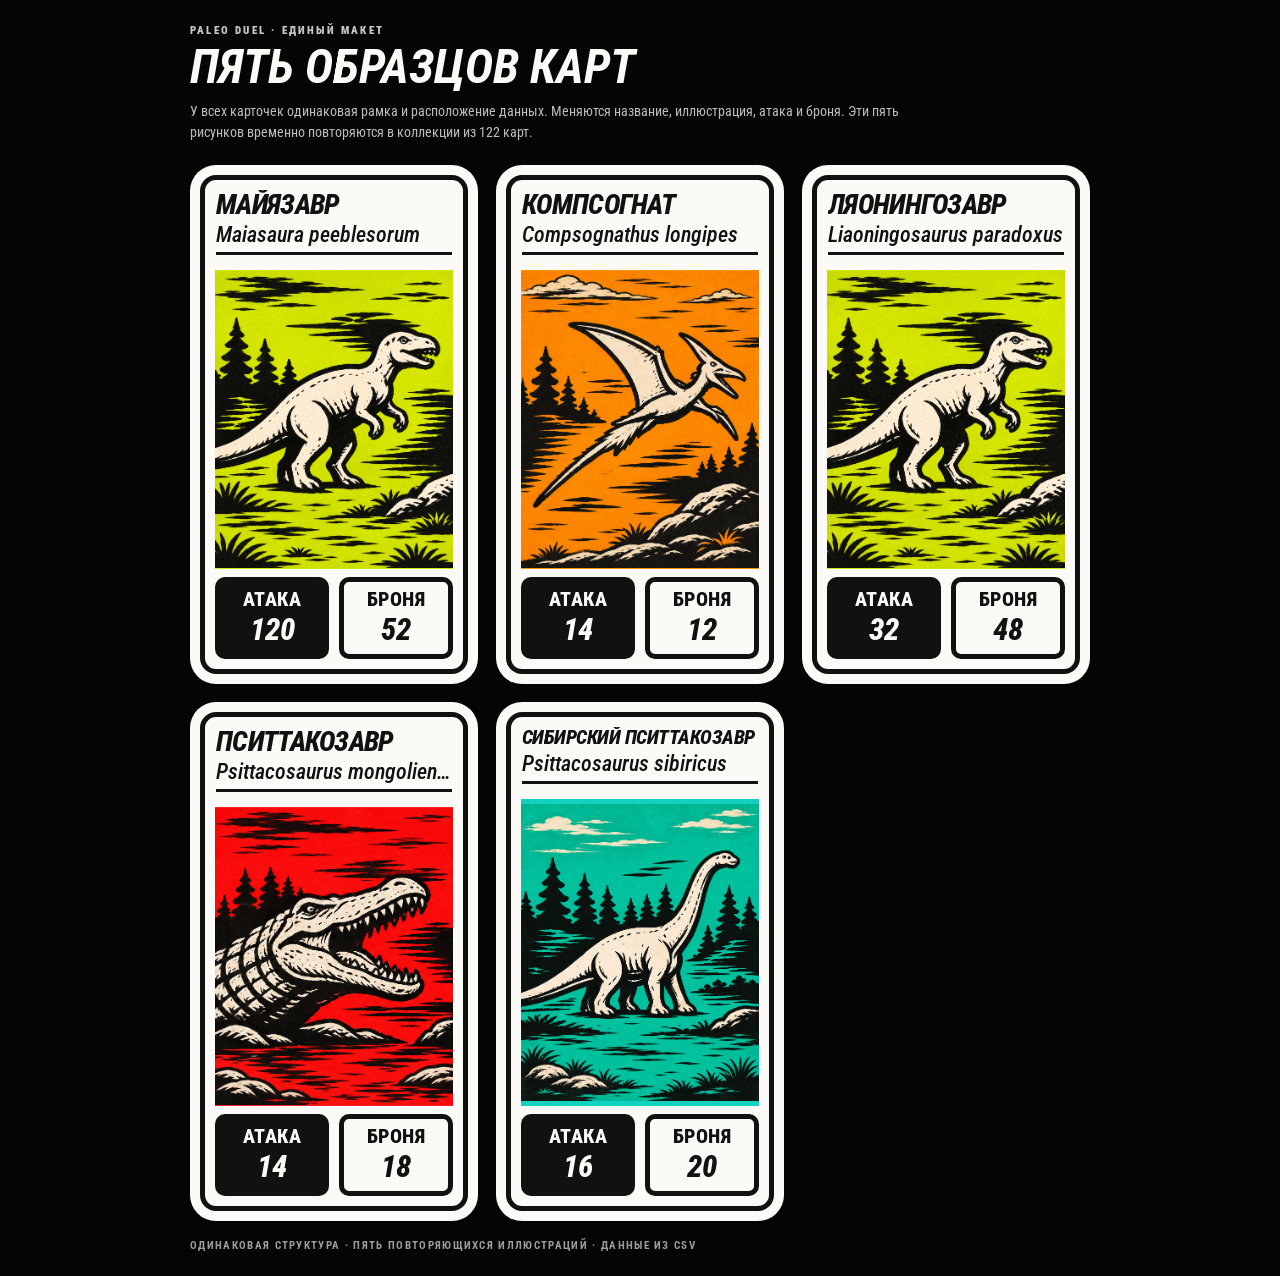
<file: card-element.html>
<!doctype html>
<html lang="ru">
<head>
  <meta charset="utf-8">
  <meta name="viewport" content="width=device-width,initial-scale=1">
  <title>Пять образцов карточек — Paleo Duel</title>
  <link rel="preconnect" href="https://fonts.googleapis.com">
  <link rel="preconnect" href="https://fonts.gstatic.com" crossorigin>
  <link href="https://fonts.googleapis.com/css2?family=Roboto+Condensed:ital,wght@0,400;0,500;0,600;0,700;0,800;0,900;1,500;1,600;1,700;1,800;1,900&display=swap" rel="stylesheet">
  <style>
    :root { color-scheme: dark; --paper:#fbfaf6; --ink:#111; }
    * { box-sizing:border-box; }
    body { margin:0; min-height:100vh; padding:24px; background:#050505; color:var(--paper); font-family:'Roboto Condensed',sans-serif; }
    main { width:min(100%,900px); margin:0 auto; }
    .eyebrow { margin:0 0 6px; color:#c5c5c1; font-size:11px; font-weight:900; letter-spacing:.2em; text-transform:uppercase; }
    h1 { margin:0; color:var(--paper); font-family:'Roboto Condensed',sans-serif; font-size:clamp(28px,5vw,48px); line-height:1; text-transform:uppercase; font-style:italic; }
    .intro { max-width:720px; margin:10px 0 22px; color:#bdbdb9; font-size:14px; line-height:1.5; }
    .cards { display:grid; grid-template-columns:repeat(3,minmax(0,1fr)); gap:18px; align-items:start; }
    .card { min-width:0; aspect-ratio:.555; padding:10px; border:0; border-radius:26px; background:var(--paper); color:var(--ink); }
    .frame { height:100%; padding:10px; display:flex; flex-direction:column; gap:8px; border:5px solid var(--ink); border-radius:16px; background:var(--paper); overflow:hidden; }
    .heading { flex:none; min-height:0; display:flex; flex-direction:column; padding:0 1px 7px; }
    .name { margin:0; font-family:'Roboto Condensed',sans-serif; font-size:clamp(17px,2.15vw,29px); font-weight:800; font-style:italic; line-height:1.08; letter-spacing:-.025em; text-transform:uppercase; overflow:hidden; text-overflow:ellipsis; white-space:nowrap; }
    .latin { margin:2px 0 0; font-family:'Roboto Condensed',sans-serif; font-size:clamp(14px,1.75vw,23px); font-style:italic; font-weight:500; line-height:1.1; white-space:nowrap; overflow:hidden; text-overflow:ellipsis; }
    .identity-rule { height:3px; flex:none; margin-top:6px; background:var(--ink); }
    .art { flex:1; min-height:0; display:grid; place-items:center; overflow:hidden; border:0; border-radius:0; background:var(--art); }
    .art img { display:block; width:100%; height:100%; object-fit:contain; object-position:center; }
    .stats { display:grid; grid-template-columns:1fr 1fr; gap:10px; }
    .stat { min-width:0; padding:5px 3px 6px; text-align:center; border:5px solid var(--ink); border-radius:10px; background:var(--ink); color:var(--paper); }
    .stat.armor { background:var(--paper); color:var(--ink); }
    .label { font-family:'Roboto Condensed',sans-serif; font-size:clamp(13px,1.6vw,21px); font-weight:800; letter-spacing:.02em; }
    .value { margin-top:1px; font-family:'Roboto Condensed',sans-serif; font-size:clamp(23px,2.45vw,32px); line-height:1.15; font-style:italic; font-weight:800; }
    .caption { margin:18px 0 0; color:#9c9c9c; font-size:11px; font-weight:700; letter-spacing:.12em; text-transform:uppercase; }
    @media (max-width:900px) { .name { font-size:clamp(17px,3.3vw,25px); } .latin { font-size:clamp(14px,2.8vw,21px); } }
    @media (max-width:580px) { body { padding:17px 12px 24px; } .cards { grid-template-columns:repeat(2,minmax(0,1fr)); gap:14px; } .card { padding:7px; border-radius:22px; } .frame { padding:7px; gap:6px; border-width:4px; border-radius:13px; } .name { font-size:clamp(15px,4.8vw,23px); } .latin { font-size:clamp(12px,3.6vw,17px); } .stats { gap:5px; } .stat { border-width:4px; } .label { font-size:clamp(11px,3.2vw,16px); } .value { font-size:clamp(20px,5.4vw,27px); } }
  </style>
</head>
<body>
  <main>
    <p class="eyebrow">Paleo Duel · единый макет</p>
    <h1>Пять образцов карт</h1>
    <p class="intro">У всех карточек одинаковая рамка и расположение данных. Меняются название, иллюстрация, атака и броня. Эти пять рисунков временно повторяются в коллекции из 122 карт.</p>
    <section class="cards" aria-label="Пять примеров карточек">
      <article class="card" aria-label="Майязавр">
        <div class="frame">
          <header class="heading"><h2 class="name">Майязавр</h2><p class="latin">Maiasaura peeblesorum</p><div class="identity-rule"></div></header>
          <div class="art" style="--art:#c6eb08"><img src="dinosaur_illustrations_5_images/card_03_repenomamus.png" alt="Временная иллюстрация майязавра"></div>
          <div class="stats"><div class="stat"><div class="label">АТАКА</div><div class="value">120</div></div><div class="stat armor"><div class="label">БРОНЯ</div><div class="value">52</div></div></div>
        </div>
      </article>
      <article class="card" aria-label="Компсогнат">
        <div class="frame">
          <header class="heading"><h2 class="name">Компсогнат</h2><p class="latin">Compsognathus longipes</p><div class="identity-rule"></div></header>
          <div class="art" style="--art:#ff9200"><img src="dinosaur_illustrations_5_images/card_02_rhamphorhynchus.png" alt="Временная иллюстрация рамфоринха"></div>
          <div class="stats"><div class="stat"><div class="label">АТАКА</div><div class="value">14</div></div><div class="stat armor"><div class="label">БРОНЯ</div><div class="value">12</div></div></div>
        </div>
      </article>
      <article class="card" aria-label="Ляонингозавр">
        <div class="frame">
          <header class="heading"><h2 class="name">Ляонингозавр</h2><p class="latin">Liaoningosaurus paradoxus</p><div class="identity-rule"></div></header>
          <div class="art" style="--art:#c6eb08"><img src="dinosaur_illustrations_5_images/card_03_repenomamus.png" alt="Временная иллюстрация репеномама"></div>
          <div class="stats"><div class="stat"><div class="label">АТАКА</div><div class="value">32</div></div><div class="stat armor"><div class="label">БРОНЯ</div><div class="value">48</div></div></div>
        </div>
      </article>
      <article class="card" aria-label="Пситтакозавр">
        <div class="frame">
          <header class="heading"><h2 class="name">Пситтакозавр</h2><p class="latin">Psittacosaurus mongoliensis</p><div class="identity-rule"></div></header>
          <div class="art" style="--art:#f51f25"><img src="dinosaur_illustrations_5_images/card_04_deinosuchus.png" alt="Временная иллюстрация дейнозуха"></div>
          <div class="stats"><div class="stat"><div class="label">АТАКА</div><div class="value">14</div></div><div class="stat armor"><div class="label">БРОНЯ</div><div class="value">18</div></div></div>
        </div>
      </article>
      <article class="card" aria-label="Сибирский пситтакозавр">
        <div class="frame">
          <header class="heading"><h2 class="name">Сибирский пситтакозавр</h2><p class="latin">Psittacosaurus sibiricus</p><div class="identity-rule"></div></header>
          <div class="art" style="--art:#13d2bd"><img src="dinosaur_illustrations_5_images/card_05_diplodocus.png" alt="Временная иллюстрация диплодока"></div>
          <div class="stats"><div class="stat"><div class="label">АТАКА</div><div class="value">16</div></div><div class="stat armor"><div class="label">БРОНЯ</div><div class="value">20</div></div></div>
        </div>
      </article>
    </section>
    <p class="caption">Одинаковая структура · пять повторяющихся иллюстраций · данные из CSV</p>
  </main>
  <script>
    (() => {
      const fitTitles = () => {
        document.querySelectorAll('.name').forEach(title => {
          const baseSize = Number(title.dataset.fitBaseSize) || parseFloat(getComputedStyle(title).fontSize);
          title.dataset.fitBaseSize = String(baseSize);
          let size = baseSize;
          const minSize = Math.max(8, baseSize * 0.55);
          title.style.setProperty('font-size', `${size}px`, 'important');
          while (title.clientWidth > 0 && title.scrollWidth > title.clientWidth + 1 && size > minSize) {
            size = Math.max(minSize, size - 0.5);
            title.style.setProperty('font-size', `${size}px`, 'important');
          }
        });
      };
      let frame = 0;
      const scheduleFit = () => {
        cancelAnimationFrame(frame);
        frame = requestAnimationFrame(fitTitles);
      };
      window.addEventListener('resize', scheduleFit, { passive:true });
      if (document.fonts?.ready) document.fonts.ready.then(scheduleFit);
      scheduleFit();
    })();
  </script>
</body>
</html>
</file>
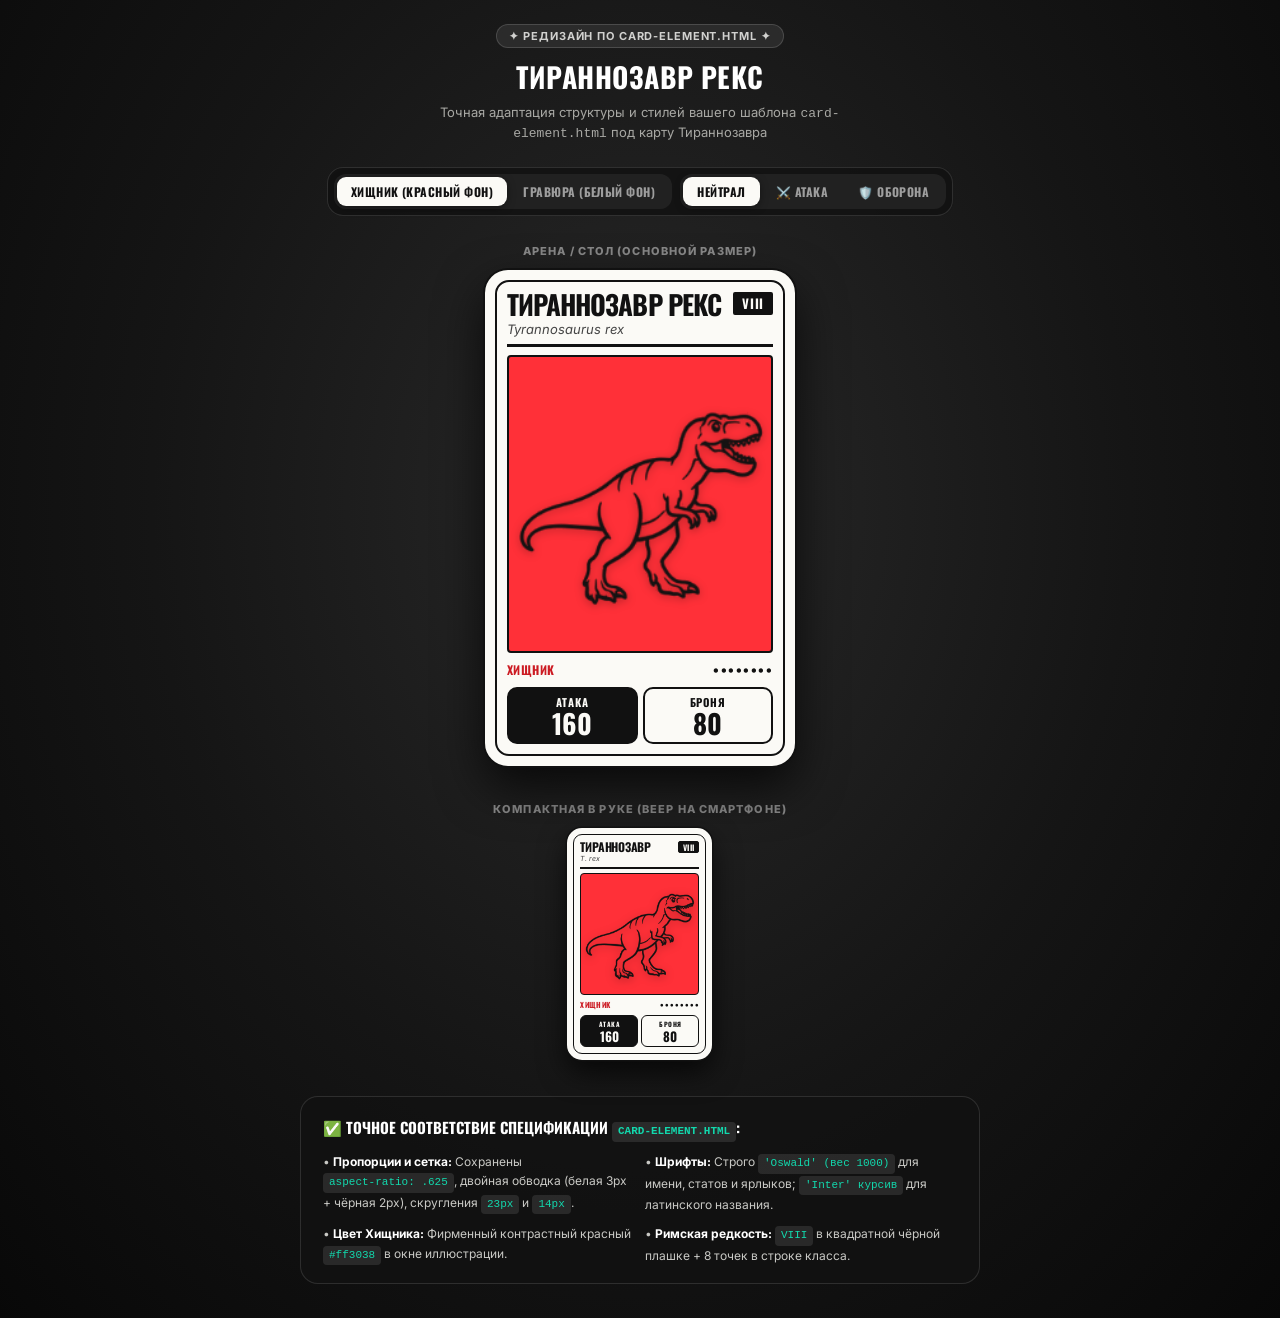
<file: card_preview.html>
<!doctype html>
<html lang="ru">
<head>
  <meta charset="utf-8">
  <meta name="viewport" content="width=device-width, initial-scale=1.0, maximum-scale=1.0, user-scalable=no">
  <title>Тираннозавр Рекс — Редизайн Карточки (Paleo Duel)</title>
  <link rel="preconnect" href="https://fonts.googleapis.com">
  <link rel="preconnect" href="https://fonts.gstatic.com" crossorigin>
  <link href="https://fonts.googleapis.com/css2?family=Oswald:wght@500;600;700;1000&family=Inter:ital,wght@0,500;0,600;0,700;0,800;0,900;1,500;1,700&display=swap" rel="stylesheet">
  <style>
    :root {
      color-scheme: dark;
      --paper: #fbfaf6;
      --ink: #111111;
      --red: #ff3038;
      --red-dark: #cc1b23;
      --teal: #12d8ad;
    }

    * {
      box-sizing: border-box;
      -webkit-tap-highlight-color: transparent;
    }

    body {
      margin: 0;
      min-height: 100vh;
      min-height: 100dvh;
      display: flex;
      flex-direction: column;
      align-items: center;
      justify-content: flex-start;
      padding: 24px 16px 40px;
      background: radial-gradient(ellipse at 50% 38%, #292929 0%, #151515 54%, #080808 100%);
      color: var(--paper);
      font-family: 'Inter', Arial, sans-serif;
      user-select: none;
    }

    /* Top Navigation / Status Header */
    .header-bar {
      text-align: center;
      margin-bottom: 24px;
      max-width: 480px;
    }

    .badge-pill {
      display: inline-flex;
      align-items: center;
      gap: 6px;
      padding: 4px 12px;
      border-radius: 9999px;
      background: rgba(255, 255, 255, 0.08);
      border: 1px solid rgba(255, 255, 255, 0.15);
      font-size: 11px;
      font-weight: 700;
      letter-spacing: 0.08em;
      text-transform: uppercase;
      color: #d1d1cf;
      margin-bottom: 8px;
    }

    .title {
      font-family: 'Oswald', Impact, sans-serif;
      font-size: clamp(22px, 5vw, 28px);
      font-weight: 700;
      letter-spacing: 0.02em;
      text-transform: uppercase;
      margin: 0 0 6px;
      color: #FFFFFF;
    }

    .subtitle {
      font-size: 13px;
      color: #a8a8a4;
      margin: 0;
      line-height: 1.4;
    }

    /* Controls Bar */
    .controls {
      display: flex;
      flex-wrap: wrap;
      align-items: center;
      justify-content: center;
      gap: 8px;
      margin-bottom: 28px;
      background: rgba(18, 18, 18, 0.85);
      padding: 6px;
      border-radius: 16px;
      border: 1px solid rgba(255, 255, 255, 0.12);
      backdrop-filter: blur(10px);
    }

    .btn-group {
      display: flex;
      background: rgba(40, 40, 40, 0.7);
      padding: 3px;
      border-radius: 12px;
      gap: 2px;
    }

    .btn-opt {
      padding: 6px 14px;
      border-radius: 9px;
      font-size: 12px;
      font-weight: 700;
      border: none;
      background: transparent;
      color: #9e9e9e;
      cursor: pointer;
      transition: all 0.2s ease;
      font-family: 'Oswald', sans-serif;
      letter-spacing: 0.04em;
      text-transform: uppercase;
    }

    .btn-opt.active {
      background: var(--paper);
      color: var(--ink);
      box-shadow: 0 2px 8px rgba(0,0,0,0.4);
    }

    /* Stage Presentation */
    .stage-container {
      display: flex;
      flex-direction: column;
      lg-flex-direction: row;
      align-items: center;
      justify-content: center;
      gap: 36px;
      width: 100%;
      max-width: 900px;
    }

    .card-showcase {
      display: flex;
      flex-direction: column;
      align-items: center;
    }

    .showcase-label {
      font-size: 11px;
      font-weight: 800;
      letter-spacing: 0.1em;
      text-transform: uppercase;
      color: #888888;
      margin-bottom: 12px;
    }

    /* ===================================================================== */
    /* EXACT CARD COMPONENT AS SPECIFIED IN card-element.html                */
    /* ===================================================================== */
    .card {
      width: min(82vw, 310px);
      aspect-ratio: 0.625;
      padding: 7px;
      border: 3px solid var(--paper);
      border-radius: 23px;
      background: var(--paper);
      box-shadow: 0 0 0 2px #111111, 0 20px 48px rgba(0, 0, 0, 0.75);
      position: relative;
      user-select: none;
      transition: transform 0.25s cubic-bezier(0.2, 0.8, 0.2, 1);
    }

    .frame {
      height: 100%;
      padding: 10px;
      display: flex;
      flex-direction: column;
      gap: 8px;
      border: 2px solid var(--ink);
      border-radius: 14px;
      background: var(--paper);
    }

    .heading {
      display: flex;
      align-items: flex-start;
      justify-content: space-between;
      gap: 8px;
      padding-bottom: 7px;
      border-bottom: 3px solid var(--ink);
    }

    .name {
      margin: 0;
      font-family: 'Oswald', Impact, 'Arial Narrow', sans-serif;
      font-stretch: condensed;
      font-size: clamp(19px, 6vw, 27px);
      font-weight: 1000;
      line-height: 0.92;
      letter-spacing: -0.035em;
      text-transform: uppercase;
      color: var(--ink);
    }

    .latin {
      margin-top: 4px;
      font-size: clamp(10px, 3vw, 13px);
      font-style: italic;
      color: #444444;
      font-family: 'Inter', sans-serif;
    }

    .rank {
      padding: 3px 7px;
      border: 2px solid var(--ink);
      background: var(--ink);
      color: var(--paper);
      font-size: 13px;
      font-weight: 900;
      line-height: 1;
      font-family: 'Oswald', Impact, sans-serif;
      letter-spacing: 0.05em;
      border-radius: 2px;
      shrink: 0;
    }

    .art {
      position: relative;
      isolation: isolate;
      flex: 1;
      min-height: 0;
      overflow: hidden;
      display: grid;
      place-items: center;
      border: 2px solid var(--ink);
      border-radius: 4px;
      background-color: var(--red);
      transition: background-color 0.3s ease;
    }

    .art.classic {
      background-color: var(--paper);
    }

    .art img {
      display: block;
      width: 100%;
      height: 100%;
      object-fit: contain;
      object-position: center;
      pointer-events: none;
      filter: drop-shadow(0 2px 4px rgba(0,0,0,0.3));
    }

    .art.classic img {
      filter: drop-shadow(0 2px 3px rgba(0,0,0,0.15));
    }

    .class-row {
      display: flex;
      justify-content: space-between;
      align-items: center;
      min-height: 18px;
      font-family: 'Oswald', Impact, 'Arial Narrow', sans-serif;
      font-size: 12px;
      line-height: 1;
      font-weight: 900;
      text-transform: uppercase;
      letter-spacing: 0.04em;
    }

    .class-name {
      color: var(--red-dark);
      transition: color 0.3s ease;
    }

    .dots {
      letter-spacing: 0.12em;
      color: var(--ink);
    }

    .stats {
      display: grid;
      grid-template-columns: 1fr 1fr;
      gap: 5px;
    }

    .stat {
      padding: 5px 3px 6px;
      text-align: center;
      border: 2px solid var(--ink);
      border-radius: 10px;
      background: var(--ink);
      color: var(--paper);
      transition: all 0.2s ease;
    }

    .stat.armor {
      background: var(--paper);
      color: var(--ink);
    }

    /* Role Highlighting */
    .stat.highlight-atk {
      box-shadow: 0 0 0 3px #111, 0 4px 12px rgba(0,0,0,0.5);
      transform: scale(1.02);
    }

    .stat.highlight-arm {
      background: var(--ink) !important;
      color: var(--paper) !important;
      box-shadow: 0 0 0 3px #111, 0 4px 12px rgba(0,0,0,0.5);
      transform: scale(1.02);
    }

    .stat.inactive-atk {
      background: var(--paper) !important;
      color: var(--ink) !important;
    }

    .label {
      font-family: 'Oswald', Impact, 'Arial Narrow', sans-serif;
      font-size: 11px;
      font-weight: 900;
      letter-spacing: 0.08em;
    }

    .value {
      margin-top: 1px;
      font-family: 'Oswald', Impact, 'Arial Narrow', sans-serif;
      font-size: clamp(21px, 6vw, 27px);
      line-height: 0.95;
      font-weight: 1000;
    }

    /* Compact Mobile In-Hand Card */
    .card-hand-mini {
      width: 145px;
      height: 232px;
      padding: 4px;
      border-radius: 15px;
      border: 2px solid var(--paper);
      box-shadow: 0 0 0 1.5px #111, 0 12px 28px rgba(0,0,0,0.7);
    }
    .card-hand-mini .frame {
      padding: 6px;
      gap: 4px;
      border-radius: 9px;
      border-width: 1.5px;
    }
    .card-hand-mini .heading {
      padding-bottom: 4px;
      border-bottom-width: 2px;
    }
    .card-hand-mini .name {
      font-size: 12px;
      letter-spacing: -0.02em;
    }
    .card-hand-mini .latin {
      font-size: 7px;
      margin-top: 2px;
    }
    .card-hand-mini .rank {
      font-size: 8px;
      padding: 1px 4px;
      border-width: 1.5px;
    }
    .card-hand-mini .art {
      border-width: 1.5px;
    }
    .card-hand-mini .class-row {
      font-size: 7.5px;
      min-height: 12px;
    }
    .card-hand-mini .stats {
      gap: 3px;
    }
    .card-hand-mini .stat {
      padding: 3px 2px 4px;
      border-radius: 6px;
      border-width: 1.5px;
    }
    .card-hand-mini .label {
      font-size: 6.5px;
    }
    .card-hand-mini .value {
      font-size: 13px;
    }

    /* Comparison Details */
    .spec-table {
      margin-top: 36px;
      max-width: 680px;
      width: 100%;
      background: rgba(18, 18, 18, 0.85);
      border: 1px solid rgba(255, 255, 255, 0.12);
      border-radius: 18px;
      padding: 18px 22px;
      font-size: 12px;
      line-height: 1.6;
      color: #c9c9c5;
    }
    .spec-table b {
      color: #ffffff;
    }
    .spec-badge {
      display: inline-block;
      padding: 1px 6px;
      border-radius: 4px;
      background: rgba(255,255,255,0.1);
      font-family: monospace;
      color: #12d8ad;
      font-size: 11px;
    }
  </style>
</head>
<body>

  <!-- Header -->
  <header class="header-bar">
    <div class="badge-pill">
      <span>✦ Редизайн по card-element.html ✦</span>
    </div>
    <h1 class="title">Тираннозавр Рекс</h1>
    <p class="subtitle">
      Точная адаптация структуры и стилей вашего шаблона <code>card-element.html</code> под карту Тираннозавра
    </p>
  </header>

  <!-- Interactive Controls -->
  <div class="controls">
    <div class="btn-group">
      <button class="btn-opt active" id="btnColorRed" onclick="setCardColor('red')">
        Хищник (Красный фон)
      </button>
      <button class="btn-opt" id="btnColorClassic" onclick="setCardColor('classic')">
        Гравюра (Белый фон)
      </button>
    </div>

    <div class="btn-group">
      <button class="btn-opt active" id="btnRoleNeutral" onclick="setBattleRole('neutral')">
        Нейтрал
      </button>
      <button class="btn-opt" id="btnRoleAtk" onclick="setBattleRole('atk')">
        ⚔️ Атака
      </button>
      <button class="btn-opt" id="btnRoleArm" onclick="setBattleRole('arm')">
        🛡️ Оборона
      </button>
    </div>
  </div>

  <!-- Stage -->
  <main class="stage-container" aria-label="Предпросмотр игровой карты">
    
    <!-- 1. FULL CARD (ARENA / TABLETOP) -->
    <div class="card-showcase">
      <div class="showcase-label">Арена / Стол (Основной размер)</div>
      
      <article class="card" id="cardMain" aria-label="Тираннозавр Рекс">
        <div class="frame">
          <header class="heading">
            <div>
              <h1 class="name">Тираннозавр Рекс</h1>
              <div class="latin">Tyrannosaurus rex</div>
            </div>
            <span class="rank" aria-label="Редкость восемь">VIII</span>
          </header>
          
          <div class="art" id="artWindowMain">
            <img id="imgMain" src="[data-uri]" alt="Иллюстрация Тираннозавра">
          </div>
          
          <div class="class-row">
            <span class="class-name" id="clsNameMain">Хищник</span>
            <span class="dots">••••••••</span>
          </div>
          
          <div class="stats">
            <div class="stat" id="statAtkMain">
              <div class="label">АТАКА</div>
              <div class="value">160</div>
            </div>
            <div class="stat armor" id="statArmMain">
              <div class="label">БРОНЯ</div>
              <div class="value">80</div>
            </div>
          </div>
        </div>
      </article>
    </div>

    <!-- 2. COMPACT HAND CARD (MOBILE FAN PREVIEW) -->
    <div class="card-showcase">
      <div class="showcase-label">Компактная в руке (Веер на смартфоне)</div>
      
      <article class="card card-hand-mini" id="cardMini" aria-label="Тираннозавр Рекс (Мини)">
        <div class="frame">
          <header class="heading">
            <div>
              <h1 class="name">Тираннозавр</h1>
              <div class="latin">T. rex</div>
            </div>
            <span class="rank">VIII</span>
          </header>
          
          <div class="art" id="artWindowMini">
            <img id="imgMini" src="[data-uri]" alt="Иллюстрация Тираннозавра">
          </div>
          
          <div class="class-row">
            <span class="class-name" id="clsNameMini">Хищник</span>
            <span class="dots">••••••••</span>
          </div>
          
          <div class="stats">
            <div class="stat" id="statAtkMini">
              <div class="label">АТАКА</div>
              <div class="value">160</div>
            </div>
            <div class="stat armor" id="statArmMini">
              <div class="label">БРОНЯ</div>
              <div class="value">80</div>
            </div>
          </div>
        </div>
      </article>
    </div>

  </main>

  <!-- Technical Spec & Alignment -->
  <section class="spec-table">
    <div style="font-family:'Oswald',sans-serif; font-size:15px; font-weight:700; color:#fff; text-transform:uppercase; margin-bottom:10px;">
      ✅ Точное соответствие спецификации <span class="spec-badge">card-element.html</span>:
    </div>
    <div style="display:grid; grid-template-columns: repeat(auto-fit, minmax(280px, 1fr)); gap: 10px;">
      <div>• <b>Пропорции и сетка:</b> Сохранены <span class="spec-badge">aspect-ratio: .625</span>, двойная обводка (белая 3px + чёрная 2px), скругления <span class="spec-badge">23px</span> и <span class="spec-badge">14px</span>.</div>
      <div>• <b>Шрифты:</b> Строго <span class="spec-badge">'Oswald' (вес 1000)</span> для имени, статов и ярлыков; <span class="spec-badge">'Inter' курсив</span> для латинского названия.</div>
      <div>• <b>Цвет Хищника:</b> Фирменный контрастный красный <span class="spec-badge">#ff3038</span> в окне иллюстрации.</div>
      <div>• <b>Римская редкость:</b> <span class="spec-badge">VIII</span> в квадратной чёрной плашке + 8 точек в строке класса.</div>
    </div>
  </section>

  <script>
    // Embed or fetch Tyrannosaurus d1 image
    fetch('index.html')
      .then(res => res.text())
      .then(html => {
        const match = html.match(/"d1":\s*"(data:image\/png;base64,[^"]+)"/);
        if (match) {
          document.getElementById('imgMain').src = match[1];
          document.getElementById('imgMini').src = match[1];
        }
      })
      .catch(e => console.error('Error loading image', e));

    let currentColor = 'red';
    let currentRole = 'neutral';

    function setCardColor(color) {
      currentColor = color;
      const artMain = document.getElementById('artWindowMain');
      const artMini = document.getElementById('artWindowMini');
      const btnRed = document.getElementById('btnColorRed');
      const btnClassic = document.getElementById('btnColorClassic');

      if (color === 'classic') {
        artMain.classList.add('classic');
        artMini.classList.add('classic');
        btnClassic.classList.add('active');
        btnRed.classList.remove('active');
      } else {
        artMain.classList.remove('classic');
        artMini.classList.remove('classic');
        btnRed.classList.add('active');
        btnClassic.classList.remove('active');
      }
    }

    function setBattleRole(role) {
      currentRole = role;
      const sAtkM = document.getElementById('statAtkMain');
      const sArmM = document.getElementById('statArmMain');
      const sAtkMin = document.getElementById('statAtkMini');
      const sArmMin = document.getElementById('statArmMini');

      const btnN = document.getElementById('btnRoleNeutral');
      const btnA = document.getElementById('btnRoleAtk');
      const btnD = document.getElementById('btnRoleArm');

      [sAtkM, sArmM, sAtkMin, sArmMin].forEach(el => {
        el.classList.remove('highlight-atk', 'highlight-arm', 'inactive-atk');
      });
      [btnN, btnA, btnD].forEach(b => b.classList.remove('active'));

      if (role === 'atk') {
        sAtkM.classList.add('highlight-atk');
        sAtkMin.classList.add('highlight-atk');
        btnA.classList.add('active');
      } else if (role === 'arm') {
        sArmM.classList.add('highlight-arm');
        sArmMin.classList.add('highlight-arm');
        sAtkM.classList.add('inactive-atk');
        sAtkMin.classList.add('inactive-atk');
        btnD.classList.add('active');
      } else {
        btnN.classList.add('active');
      }
    }

    // Interactive 3D tilt on mouse hover
    const card = document.getElementById('cardMain');
    card.addEventListener('mousemove', (e) => {
      const rect = card.getBoundingClientRect();
      const x = e.clientX - rect.left - rect.width / 2;
      const y = e.clientY - rect.top - rect.height / 2;
      const rotX = (-(y / rect.height) * 12).toFixed(1);
      const rotY = ((x / rect.width) * 12).toFixed(1);
      card.style.transform = `perspective(800px) rotateX(${rotX}deg) rotateY(${rotY}deg) scale(1.02)`;
    });
    card.addEventListener('mouseleave', () => {
      card.style.transform = 'perspective(800px) rotateX(0deg) rotateY(0deg) scale(1)';
    });
  </script>
</body>
</html>
</file>
